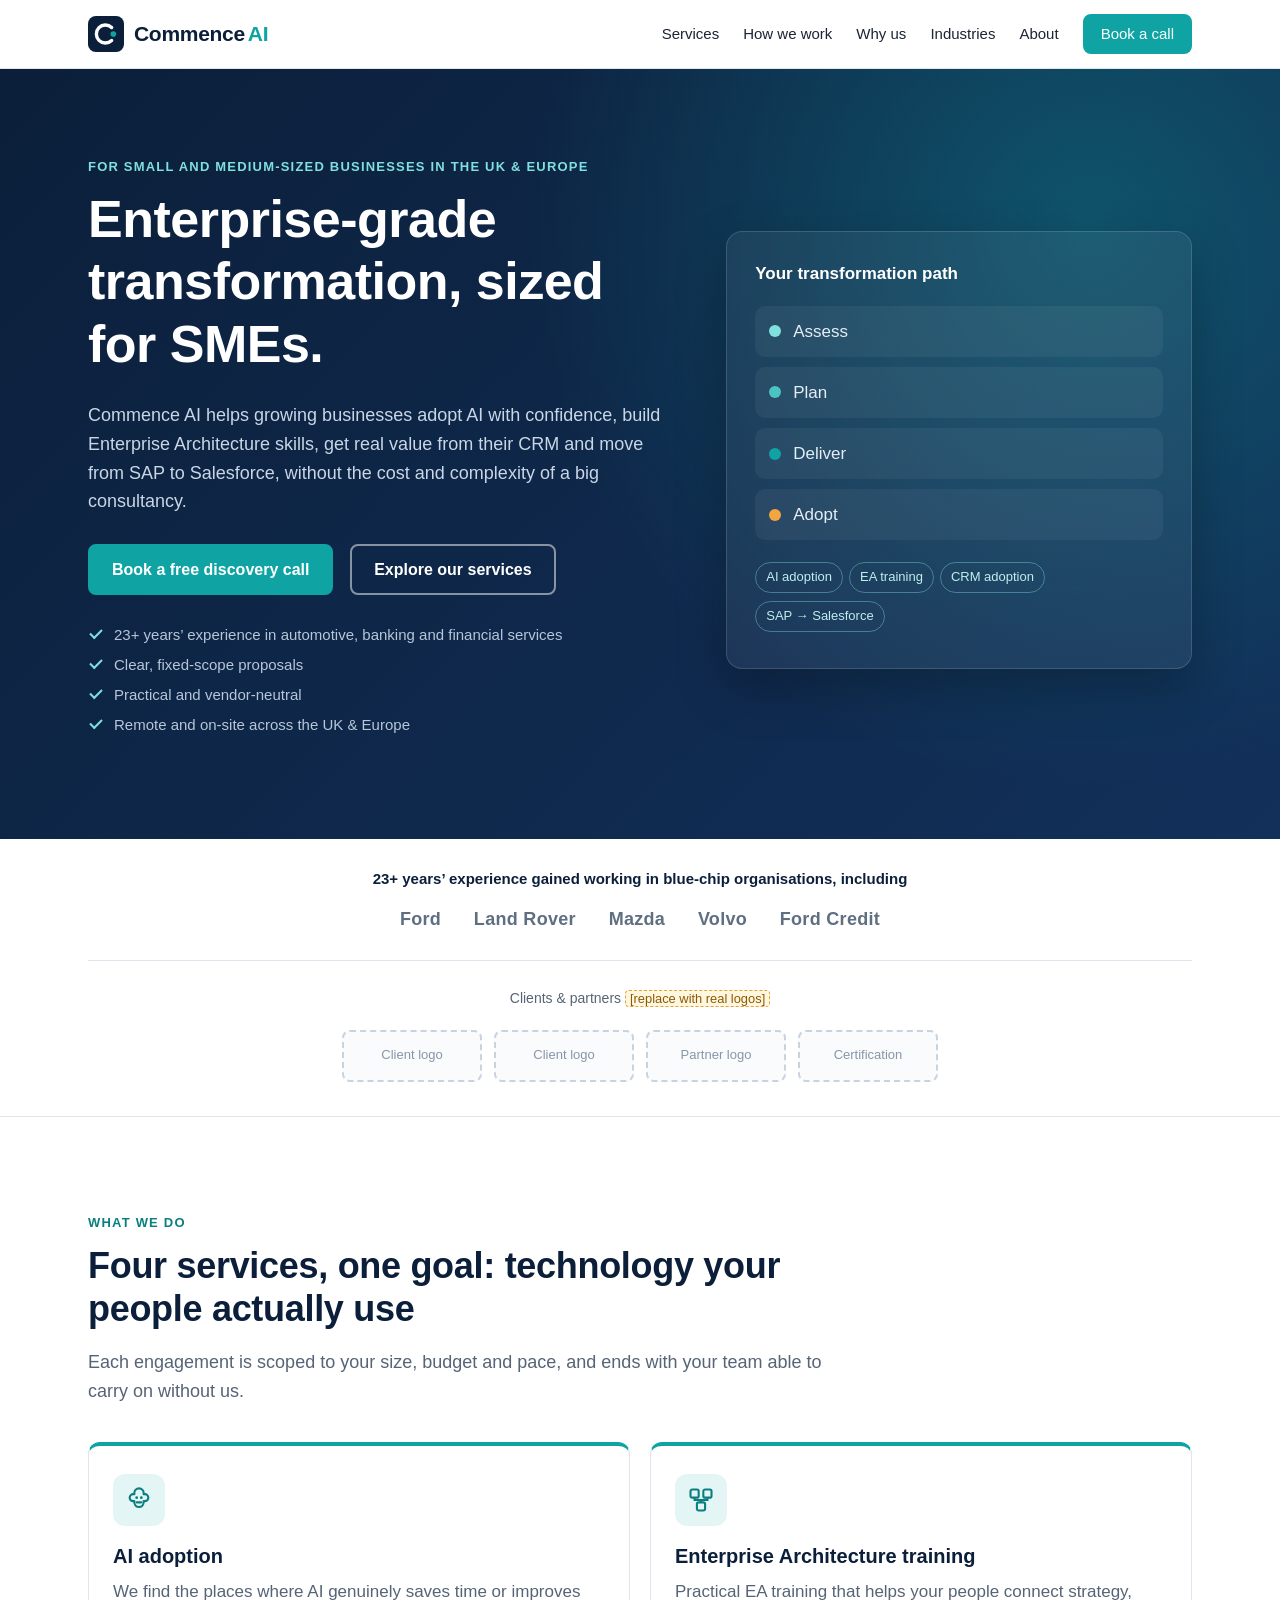
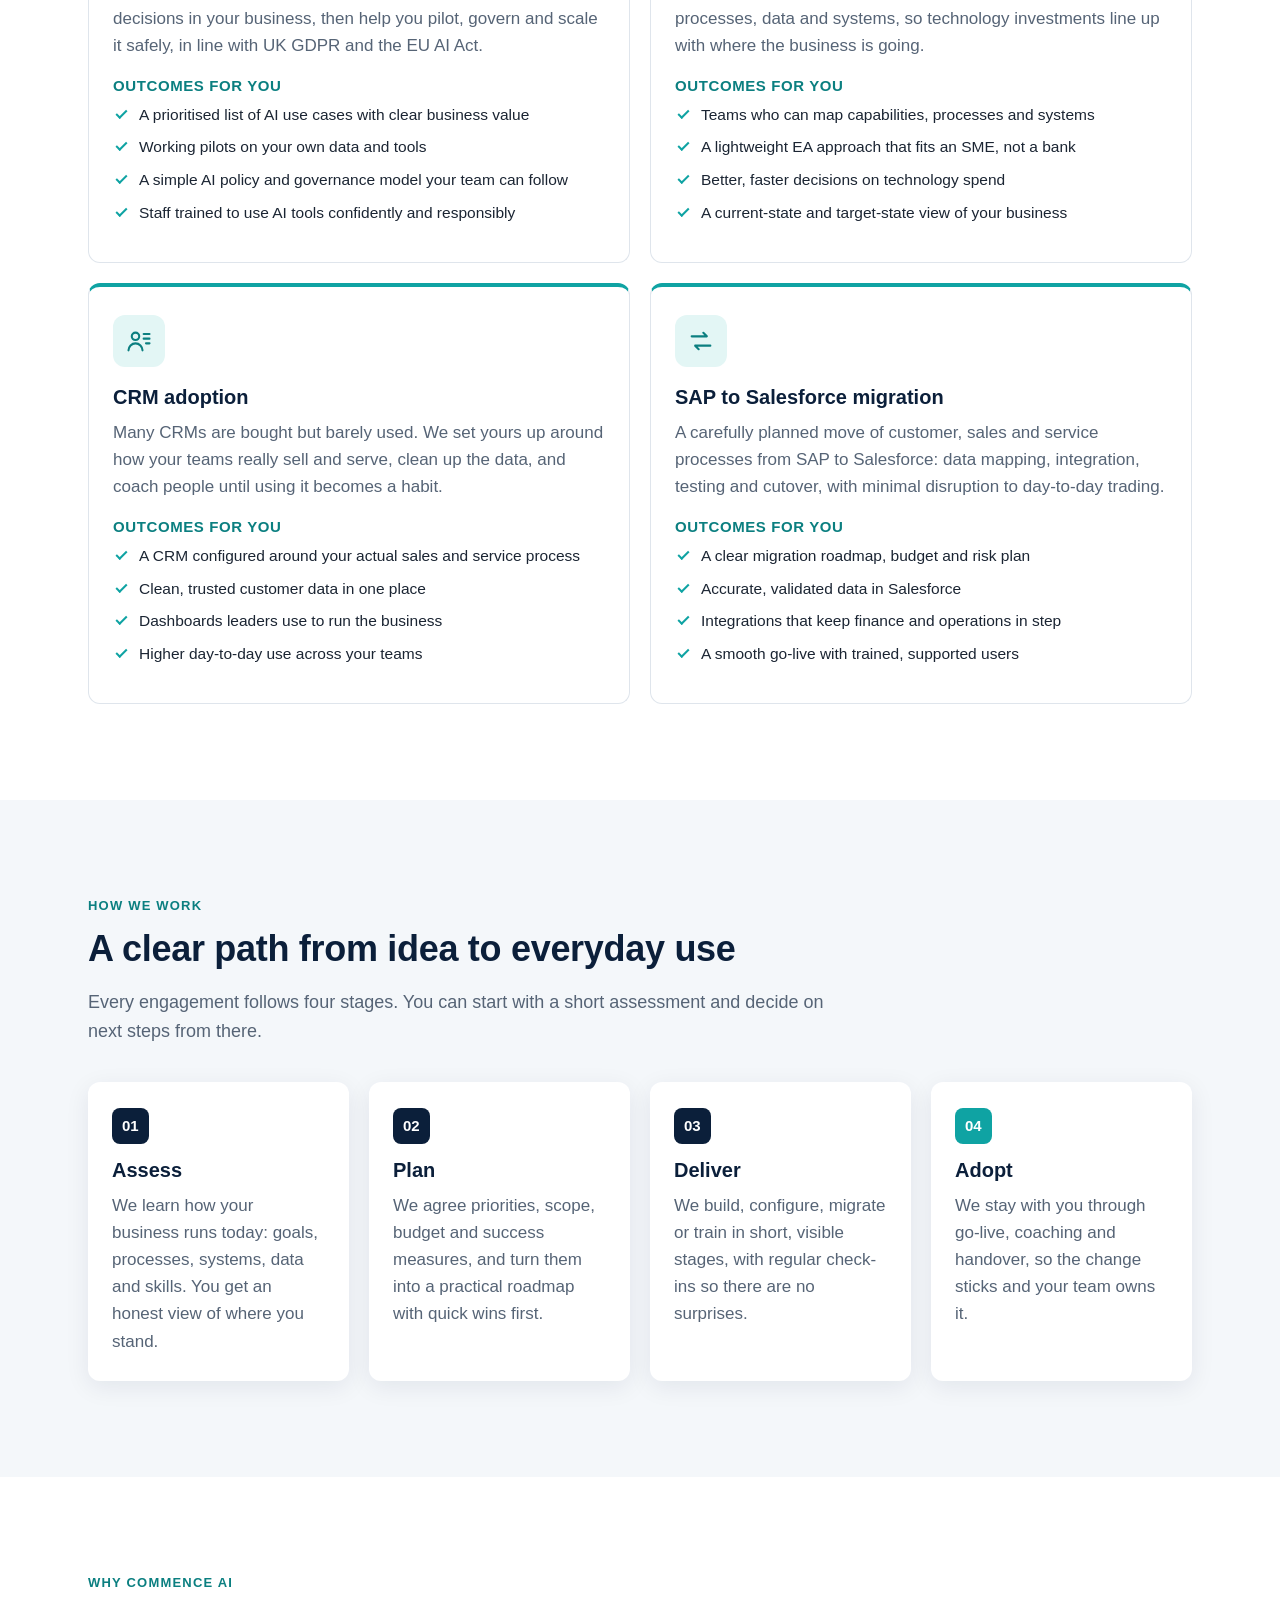
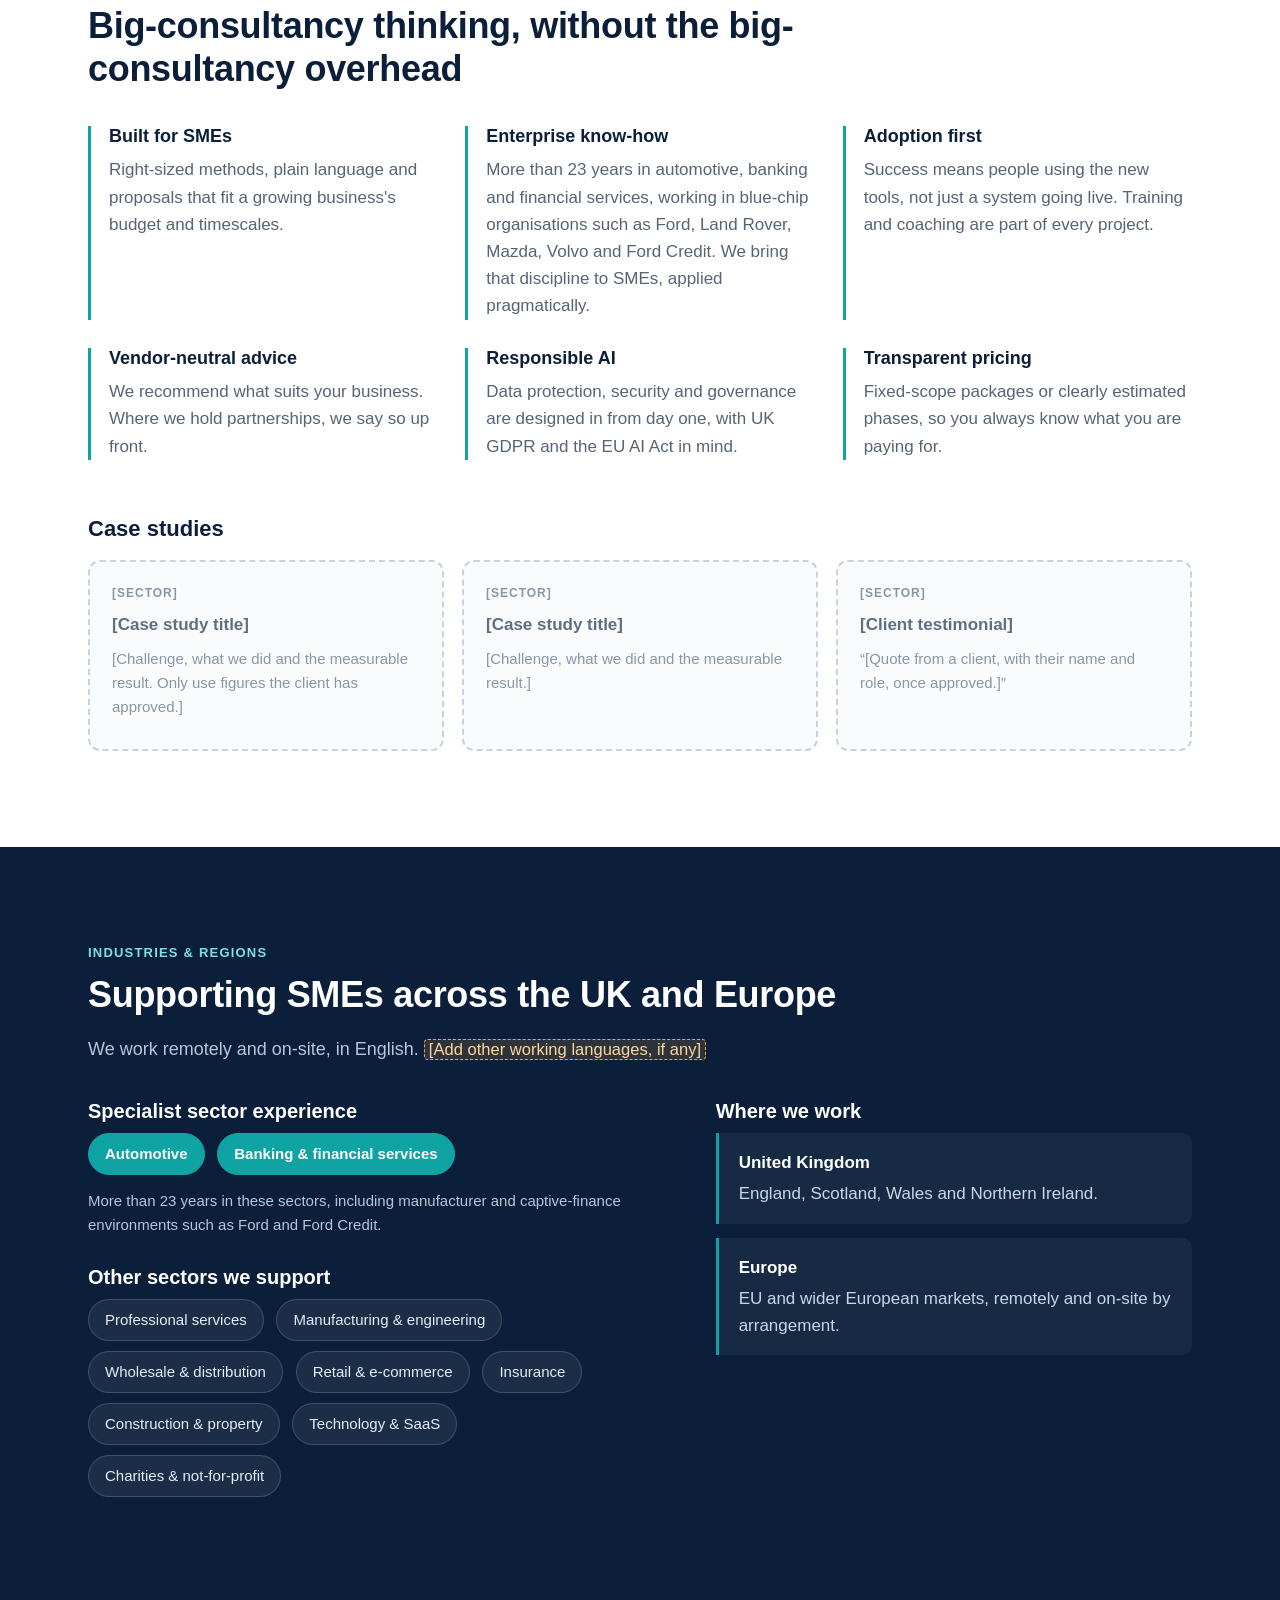
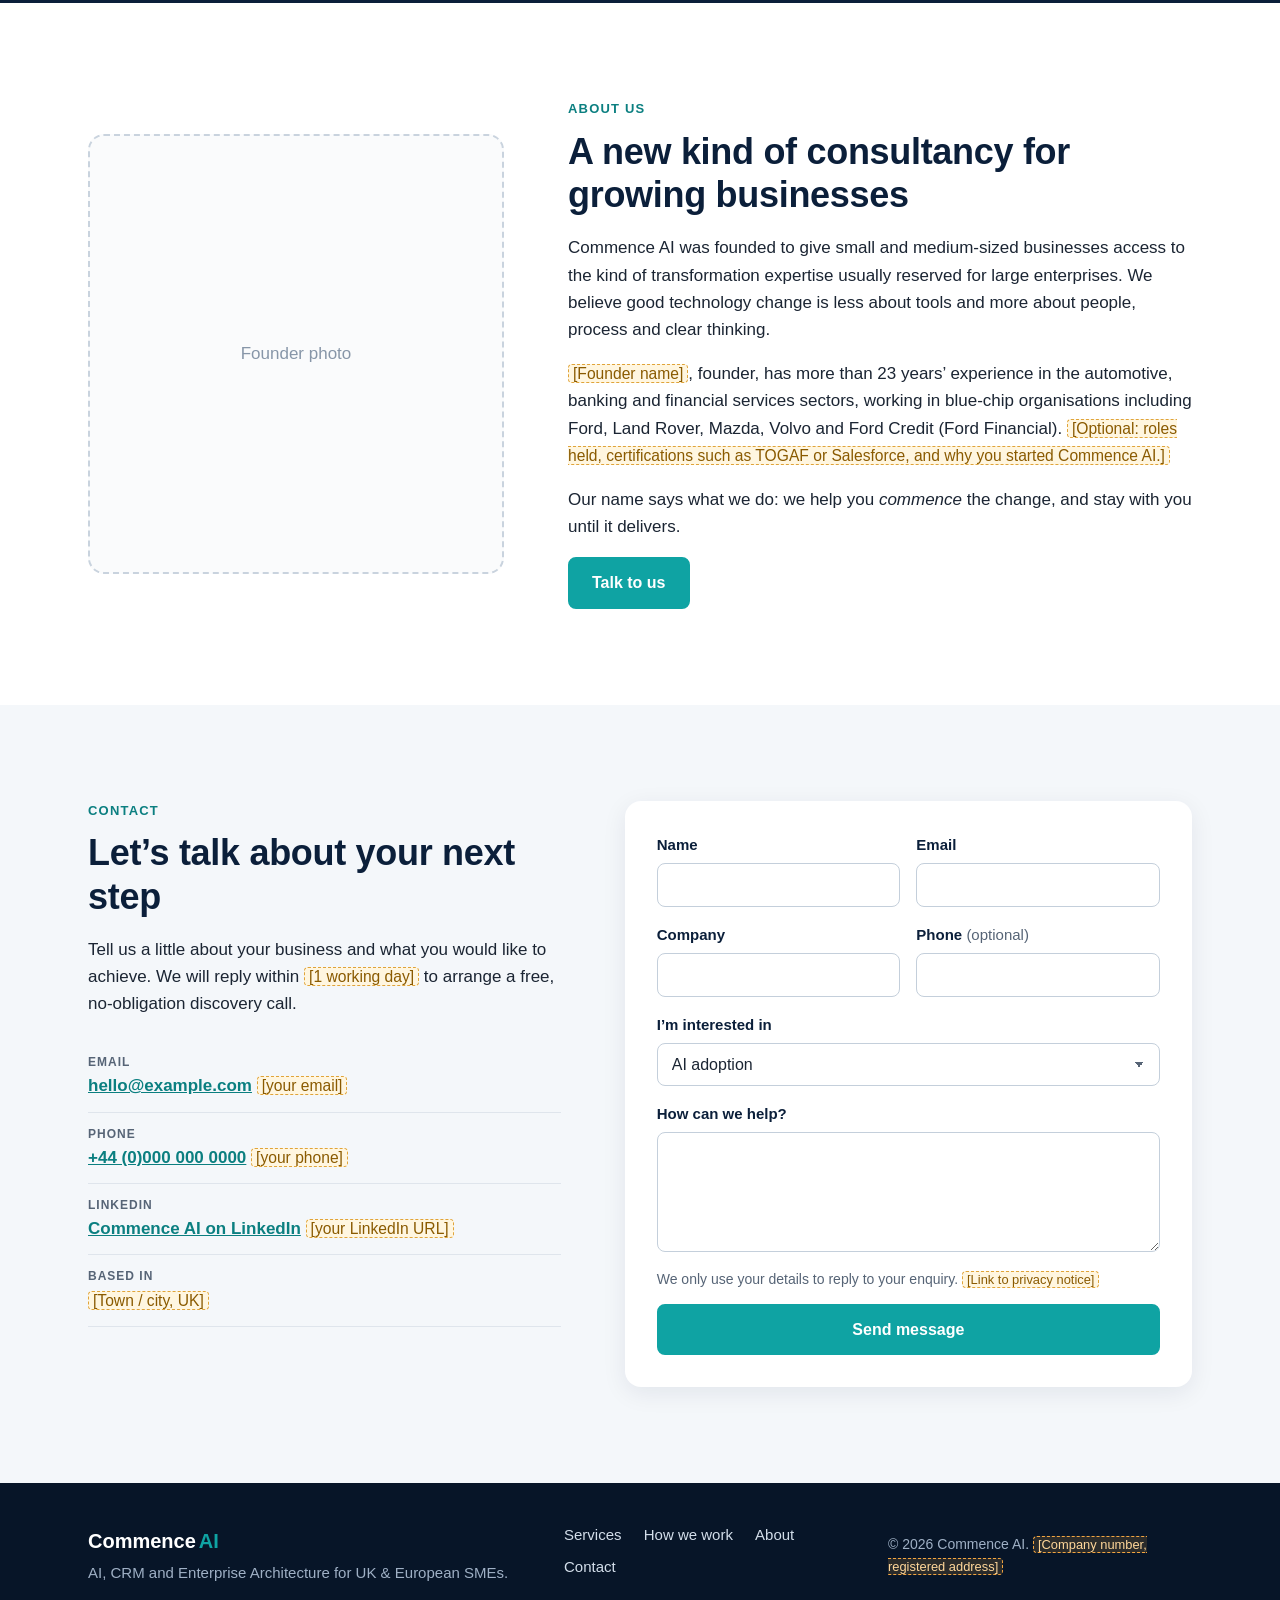
<file: index.html>
<!DOCTYPE html>
<html lang="en-GB">
<head>
  <meta charset="utf-8">
  <meta name="viewport" content="width=device-width, initial-scale=1">
  <title>Commence AI | AI, CRM and Enterprise Architecture for UK &amp; European SMEs</title>
  <meta name="description" content="Commence AI helps small and medium-sized businesses in the UK and Europe adopt AI, build Enterprise Architecture capability, get value from their CRM and move from SAP to Salesforce.">
  <meta name="theme-color" content="#0b1f3a">
  <meta property="og:title" content="Commence AI">
  <meta property="og:description" content="Practical AI, CRM and Enterprise Architecture for UK &amp; European SMEs.">
  <meta property="og:type" content="website">
  <link rel="icon" href="assets/favicon.svg" type="image/svg+xml">
  <link rel="stylesheet" href="styles.css">
  <!-- Adds a "js" class so the mobile menu can collapse. Without JS, the full menu simply shows. -->
  <script>document.documentElement.className += ' js';</script>
</head>
<body>
  <a class="skip-link" href="#main">Skip to content</a>

  <header class="site-header" id="top">
    <div class="container header-inner">
      <a class="brand" href="#top" aria-label="Commence AI home">
        <!-- PLACEHOLDER LOGO: replace assets/logo.svg with your real logo (keep the same file name, or update this path). -->
        <img src="assets/logo.svg" alt="" width="36" height="36">
        <span class="brand-name">Commence<span class="brand-ai">AI</span></span>
      </a>
      <button class="nav-toggle" type="button" aria-expanded="false" aria-controls="site-nav">
        <span class="nav-toggle-bar"></span>
        <span class="nav-toggle-bar"></span>
        <span class="nav-toggle-bar"></span>
        <span class="visually-hidden">Menu</span>
      </button>
      <nav class="site-nav" id="site-nav" aria-label="Main">
        <ul>
          <li><a href="#services">Services</a></li>
          <li><a href="#approach">How we work</a></li>
          <li><a href="#why">Why us</a></li>
          <li><a href="#industries">Industries</a></li>
          <li><a href="#about">About</a></li>
          <li><a class="btn btn-small" href="#contact">Book a call</a></li>
        </ul>
      </nav>
    </div>
  </header>

  <main id="main">

    <!-- ================= HERO ================= -->
    <section class="hero">
      <div class="container hero-inner">
        <div class="hero-copy">
          <p class="eyebrow">For small and medium-sized businesses in the UK &amp; Europe</p>
          <h1>Enterprise-grade transformation, sized for&nbsp;SMEs.</h1>
          <p class="lead">Commence AI helps growing businesses adopt AI with confidence, build Enterprise Architecture skills, get real value from their CRM and move from SAP to Salesforce, without the cost and complexity of a big consultancy.</p>
          <div class="hero-actions">
            <a class="btn" href="#contact">Book a free discovery call</a>
            <a class="btn btn-ghost" href="#services">Explore our services</a>
          </div>
          <ul class="hero-points">
            <li>23+ years&rsquo; experience in automotive, banking and financial services</li>
            <li>Clear, fixed-scope proposals</li>
            <li>Practical and vendor-neutral</li>
            <li>Remote and on-site across the UK &amp; Europe</li>
          </ul>
        </div>
        <div class="hero-panel" aria-hidden="true">
          <div class="panel-card">
            <p class="panel-title">Your transformation path</p>
            <ol class="panel-steps">
              <li><span class="dot dot-1"></span>Assess</li>
              <li><span class="dot dot-2"></span>Plan</li>
              <li><span class="dot dot-3"></span>Deliver</li>
              <li><span class="dot dot-4"></span>Adopt</li>
            </ol>
            <div class="panel-tags">
              <span>AI adoption</span><span>EA training</span><span>CRM adoption</span><span>SAP &rarr; Salesforce</span>
            </div>
          </div>
        </div>
      </div>
    </section>

    <!-- ================= TRUST STRIP (placeholder) ================= -->
    <section class="trust" aria-label="Experience, clients and partners">
      <div class="container">
        <!-- Experience: company names are shown as plain text (not logos) because they describe where
             our experience was gained, not current clients or endorsements. -->
        <div class="experience">
          <p class="experience-label">23+ years&rsquo; experience gained working in blue-chip organisations, including</p>
          <ul class="experience-list">
            <li>Ford</li>
            <li>Land Rover</li>
            <li>Mazda</li>
            <li>Volvo</li>
            <li>Ford Credit</li>
          </ul>
        </div>
        <p class="trust-label">Clients &amp; partners <span class="placeholder">[replace with real logos]</span></p>
        <!-- PLACEHOLDER: replace these boxes with real client or partner logos once you have permission to show them.
             Example: <img src="assets/clients/acme.svg" alt="Acme Ltd" height="32">  -->
        <ul class="logo-row">
          <li class="placeholder-box">Client logo</li>
          <li class="placeholder-box">Client logo</li>
          <li class="placeholder-box">Partner logo</li>
          <li class="placeholder-box">Certification</li>
        </ul>
      </div>
    </section>

    <!-- ================= SERVICES ================= -->
    <section class="section" id="services">
      <div class="container">
        <div class="section-head">
          <p class="eyebrow">What we do</p>
          <h2>Four services, one goal: technology your people actually use</h2>
          <p class="section-intro">Each engagement is scoped to your size, budget and pace, and ends with your team able to carry on without us.</p>
        </div>

        <div class="card-grid">
          <article class="service-card" id="ai-adoption">
            <div class="icon" aria-hidden="true">
              <svg viewBox="0 0 24 24" width="28" height="28"><path d="M12 2a4 4 0 0 1 4 4v1h1a3 3 0 0 1 0 6h-1v1a4 4 0 0 1-8 0v-1H7a3 3 0 0 1 0-6h1V6a4 4 0 0 1 4-4z" fill="none" stroke="currentColor" stroke-width="1.8" stroke-linejoin="round"/><circle cx="10" cy="10" r="1.2" fill="currentColor"/><circle cx="14" cy="10" r="1.2" fill="currentColor"/><path d="M10 14h4" stroke="currentColor" stroke-width="1.8" stroke-linecap="round"/></svg>
            </div>
            <h3>AI adoption</h3>
            <p>We find the places where AI genuinely saves time or improves decisions in your business, then help you pilot, govern and scale it safely, in line with UK GDPR and the EU AI Act.</p>
            <h4>Outcomes for you</h4>
            <ul class="outcomes">
              <li>A prioritised list of AI use cases with clear business value</li>
              <li>Working pilots on your own data and tools</li>
              <li>A simple AI policy and governance model your team can follow</li>
              <li>Staff trained to use AI tools confidently and responsibly</li>
            </ul>
          </article>

          <article class="service-card" id="ea-training">
            <div class="icon" aria-hidden="true">
              <svg viewBox="0 0 24 24" width="28" height="28"><rect x="3" y="3" width="7" height="7" rx="1.5" fill="none" stroke="currentColor" stroke-width="1.8"/><rect x="14" y="3" width="7" height="7" rx="1.5" fill="none" stroke="currentColor" stroke-width="1.8"/><rect x="8.5" y="14" width="7" height="7" rx="1.5" fill="none" stroke="currentColor" stroke-width="1.8"/><path d="M6.5 10v2h11v-2M12 12v2" fill="none" stroke="currentColor" stroke-width="1.8"/></svg>
            </div>
            <h3>Enterprise Architecture training</h3>
            <p>Practical EA training that helps your people connect strategy, processes, data and systems, so technology investments line up with where the business is going.</p>
            <h4>Outcomes for you</h4>
            <ul class="outcomes">
              <li>Teams who can map capabilities, processes and systems</li>
              <li>A lightweight EA approach that fits an SME, not a bank</li>
              <li>Better, faster decisions on technology spend</li>
              <li>A current-state and target-state view of your business</li>
            </ul>
          </article>

          <article class="service-card" id="crm-adoption">
            <div class="icon" aria-hidden="true">
              <svg viewBox="0 0 24 24" width="28" height="28"><circle cx="9" cy="8" r="3.2" fill="none" stroke="currentColor" stroke-width="1.8"/><path d="M3 20c0-3.3 2.7-6 6-6s6 2.7 6 6" fill="none" stroke="currentColor" stroke-width="1.8" stroke-linecap="round"/><path d="M16 6h5M16 10h5M18 14h3" stroke="currentColor" stroke-width="1.8" stroke-linecap="round"/></svg>
            </div>
            <h3>CRM adoption</h3>
            <p>Many CRMs are bought but barely used. We set yours up around how your teams really sell and serve, clean up the data, and coach people until using it becomes a habit.</p>
            <h4>Outcomes for you</h4>
            <ul class="outcomes">
              <li>A CRM configured around your actual sales and service process</li>
              <li>Clean, trusted customer data in one place</li>
              <li>Dashboards leaders use to run the business</li>
              <li>Higher day-to-day use across your teams</li>
            </ul>
          </article>

          <article class="service-card" id="sap-salesforce">
            <div class="icon" aria-hidden="true">
              <svg viewBox="0 0 24 24" width="28" height="28"><path d="M4 8h13l-3-3M20 16H7l3 3" fill="none" stroke="currentColor" stroke-width="1.8" stroke-linecap="round" stroke-linejoin="round"/></svg>
            </div>
            <h3>SAP to Salesforce migration</h3>
            <p>A carefully planned move of customer, sales and service processes from SAP to Salesforce: data mapping, integration, testing and cutover, with minimal disruption to day-to-day trading.</p>
            <h4>Outcomes for you</h4>
            <ul class="outcomes">
              <li>A clear migration roadmap, budget and risk plan</li>
              <li>Accurate, validated data in Salesforce</li>
              <li>Integrations that keep finance and operations in step</li>
              <li>A smooth go-live with trained, supported users</li>
            </ul>
          </article>
        </div>
      </div>
    </section>

    <!-- ================= HOW WE WORK ================= -->
    <section class="section section-alt" id="approach">
      <div class="container">
        <div class="section-head">
          <p class="eyebrow">How we work</p>
          <h2>A clear path from idea to everyday use</h2>
          <p class="section-intro">Every engagement follows four stages. You can start with a short assessment and decide on next steps from there.</p>
        </div>
        <ol class="steps">
          <li class="step">
            <span class="step-num">01</span>
            <h3>Assess</h3>
            <p>We learn how your business runs today: goals, processes, systems, data and skills. You get an honest view of where you stand.</p>
          </li>
          <li class="step">
            <span class="step-num">02</span>
            <h3>Plan</h3>
            <p>We agree priorities, scope, budget and success measures, and turn them into a practical roadmap with quick wins first.</p>
          </li>
          <li class="step">
            <span class="step-num">03</span>
            <h3>Deliver</h3>
            <p>We build, configure, migrate or train in short, visible stages, with regular check-ins so there are no surprises.</p>
          </li>
          <li class="step">
            <span class="step-num">04</span>
            <h3>Adopt</h3>
            <p>We stay with you through go-live, coaching and handover, so the change sticks and your team owns it.</p>
          </li>
        </ol>
      </div>
    </section>

    <!-- ================= WHY CHOOSE US ================= -->
    <section class="section" id="why">
      <div class="container">
        <div class="section-head">
          <p class="eyebrow">Why Commence AI</p>
          <h2>Big-consultancy thinking, without the big-consultancy overhead</h2>
        </div>
        <div class="why-grid">
          <div class="why-item">
            <h3>Built for SMEs</h3>
            <p>Right-sized methods, plain language and proposals that fit a growing business's budget and timescales.</p>
          </div>
          <div class="why-item">
            <h3>Enterprise know-how</h3>
            <p>More than 23 years in automotive, banking and financial services, working in blue-chip organisations such as Ford, Land Rover, Mazda, Volvo and Ford Credit. We bring that discipline to SMEs, applied pragmatically.</p>
          </div>
          <div class="why-item">
            <h3>Adoption first</h3>
            <p>Success means people using the new tools, not just a system going live. Training and coaching are part of every project.</p>
          </div>
          <div class="why-item">
            <h3>Vendor-neutral advice</h3>
            <p>We recommend what suits your business. Where we hold partnerships, we say so up front.</p>
          </div>
          <div class="why-item">
            <h3>Responsible AI</h3>
            <p>Data protection, security and governance are designed in from day one, with UK GDPR and the EU AI Act in mind.</p>
          </div>
          <div class="why-item">
            <h3>Transparent pricing</h3>
            <p>Fixed-scope packages or clearly estimated phases, so you always know what you are paying for.</p>
          </div>
        </div>

        <!-- PLACEHOLDER: case studies. Replace with real, approved examples (client name or anonymised sector, challenge, result). -->
        <div class="case-studies">
          <h3 class="case-title">Case studies</h3>
          <div class="case-grid">
            <div class="case-card placeholder-card">
              <p class="case-tag">[Sector]</p>
              <p class="case-head">[Case study title]</p>
              <p>[Challenge, what we did and the measurable result. Only use figures the client has approved.]</p>
            </div>
            <div class="case-card placeholder-card">
              <p class="case-tag">[Sector]</p>
              <p class="case-head">[Case study title]</p>
              <p>[Challenge, what we did and the measurable result.]</p>
            </div>
            <div class="case-card placeholder-card">
              <p class="case-tag">[Sector]</p>
              <p class="case-head">[Client testimonial]</p>
              <p>&ldquo;[Quote from a client, with their name and role, once approved.]&rdquo;</p>
            </div>
          </div>
        </div>
      </div>
    </section>

    <!-- ================= INDUSTRIES & REGIONS ================= -->
    <section class="section section-dark" id="industries">
      <div class="container">
        <div class="section-head">
          <p class="eyebrow eyebrow-light">Industries &amp; regions</p>
          <h2>Supporting SMEs across the UK and Europe</h2>
          <p class="section-intro">We work remotely and on-site, in English. <span class="placeholder placeholder-dark">[Add other working languages, if any]</span></p>
        </div>
        <div class="split">
          <div>
            <h3>Specialist sector experience</h3>
            <ul class="chip-list chip-list-featured">
              <li>Automotive</li>
              <li>Banking &amp; financial services</li>
            </ul>
            <p class="sector-note">More than 23 years in these sectors, including manufacturer and captive-finance environments such as Ford and Ford Credit.</p>
            <h3>Other sectors we support</h3>
            <!-- EDIT: adjust this list to the sectors you want to target. -->
            <ul class="chip-list">
              <li>Professional services</li>
              <li>Manufacturing &amp; engineering</li>
              <li>Wholesale &amp; distribution</li>
              <li>Retail &amp; e-commerce</li>
              <li>Insurance</li>
              <li>Construction &amp; property</li>
              <li>Technology &amp; SaaS</li>
              <li>Charities &amp; not-for-profit</li>
            </ul>
          </div>
          <div>
            <h3>Where we work</h3>
            <div class="region-list">
              <div class="region">
                <p class="region-name">United Kingdom</p>
                <p>England, Scotland, Wales and Northern Ireland.</p>
              </div>
              <div class="region">
                <p class="region-name">Europe</p>
                <p>EU and wider European markets, remotely and on-site by arrangement.</p>
              </div>
            </div>
          </div>
        </div>
      </div>
    </section>

    <!-- ================= ABOUT ================= -->
    <section class="section" id="about">
      <div class="container about">
        <div class="about-photo">
          <!-- PLACEHOLDER: replace with a professional headshot, e.g. <img src="assets/founder.jpg" alt="[Founder name], founder of Commence AI" width="480" height="560"> -->
          <div class="placeholder-photo"><span>Founder photo</span></div>
        </div>
        <div class="about-copy">
          <p class="eyebrow">About us</p>
          <h2>A new kind of consultancy for growing businesses</h2>
          <p>Commence AI was founded to give small and medium-sized businesses access to the kind of transformation expertise usually reserved for large enterprises. We believe good technology change is less about tools and more about people, process and clear thinking.</p>
          <p><span class="placeholder">[Founder name]</span>, founder, has more than 23 years&rsquo; experience in the automotive, banking and financial services sectors, working in blue-chip organisations including Ford, Land Rover, Mazda, Volvo and Ford Credit (Ford Financial). <span class="placeholder">[Optional: roles held, certifications such as TOGAF or Salesforce, and why you started Commence AI.]</span></p>
          <p>Our name says what we do: we help you <em>commence</em> the change, and stay with you until it delivers.</p>
          <a class="btn" href="#contact">Talk to us</a>
        </div>
      </div>
    </section>

    <!-- ================= CONTACT ================= -->
    <section class="section section-alt" id="contact">
      <div class="container contact">
        <div class="contact-info">
          <p class="eyebrow">Contact</p>
          <h2>Let&rsquo;s talk about your next step</h2>
          <p>Tell us a little about your business and what you would like to achieve. We will reply within <span class="placeholder">[1 working day]</span> to arrange a free, no-obligation discovery call.</p>
          <ul class="contact-list">
            <li>
              <span class="contact-label">Email</span>
              <!-- PLACEHOLDER: replace both the href and the text -->
              <a href="mailto:hello@example.com">hello@example.com</a> <span class="placeholder">[your email]</span>
            </li>
            <li>
              <span class="contact-label">Phone</span>
              <!-- PLACEHOLDER: use international format in the href, e.g. tel:+441234567890 -->
              <a href="tel:+440000000000">+44 (0)000 000 0000</a> <span class="placeholder">[your phone]</span>
            </li>
            <li>
              <span class="contact-label">LinkedIn</span>
              <!-- PLACEHOLDER: replace with your LinkedIn company page URL -->
              <a href="https://www.linkedin.com/" rel="noopener" target="_blank">Commence AI on LinkedIn</a> <span class="placeholder">[your LinkedIn URL]</span>
            </li>
            <li>
              <span class="contact-label">Based in</span>
              <span class="placeholder">[Town / city, UK]</span>
            </li>
          </ul>
        </div>

        <!-- Netlify Forms: works automatically on Netlify. Submissions appear in your Netlify dashboard under Forms. -->
        <form class="contact-form" name="contact" method="POST" action="/thanks.html" data-netlify="true" netlify-honeypot="bot-field">
          <input type="hidden" name="form-name" value="contact">
          <p class="visually-hidden">
            <label>Leave this field empty: <input name="bot-field" tabindex="-1" autocomplete="off"></label>
          </p>
          <div class="field-row">
            <div class="field">
              <label for="f-name">Name</label>
              <input id="f-name" name="name" type="text" autocomplete="name" required>
            </div>
            <div class="field">
              <label for="f-email">Email</label>
              <input id="f-email" name="email" type="email" autocomplete="email" required>
            </div>
          </div>
          <div class="field-row">
            <div class="field">
              <label for="f-company">Company</label>
              <input id="f-company" name="company" type="text" autocomplete="organization">
            </div>
            <div class="field">
              <label for="f-phone">Phone <span class="optional">(optional)</span></label>
              <input id="f-phone" name="phone" type="tel" autocomplete="tel">
            </div>
          </div>
          <div class="field">
            <label for="f-interest">I&rsquo;m interested in</label>
            <select id="f-interest" name="interest">
              <option>AI adoption</option>
              <option>Enterprise Architecture training</option>
              <option>CRM adoption</option>
              <option>SAP to Salesforce migration</option>
              <option>Not sure yet</option>
            </select>
          </div>
          <div class="field">
            <label for="f-message">How can we help?</label>
            <textarea id="f-message" name="message" rows="5" required></textarea>
          </div>
          <p class="form-note">We only use your details to reply to your enquiry. <span class="placeholder">[Link to privacy notice]</span></p>
          <button class="btn btn-block" type="submit">Send message</button>
        </form>
      </div>
    </section>

  </main>

  <footer class="site-footer">
    <div class="container footer-inner">
      <div>
        <p class="footer-brand">Commence<span class="brand-ai">AI</span></p>
        <p class="footer-tag">AI, CRM and Enterprise Architecture for UK &amp; European SMEs.</p>
      </div>
      <ul class="footer-links">
        <li><a href="#services">Services</a></li>
        <li><a href="#approach">How we work</a></li>
        <li><a href="#about">About</a></li>
        <li><a href="#contact">Contact</a></li>
      </ul>
      <div class="footer-legal">
        <!-- PLACEHOLDER: add your registered company details when incorporated -->
        <p>&copy; <span id="year">2026</span> Commence AI. <span class="placeholder placeholder-dark">[Company number, registered address]</span></p>
      </div>
    </div>
  </footer>

  <script src="main.js" defer></script>
</body>
</html>
</file>
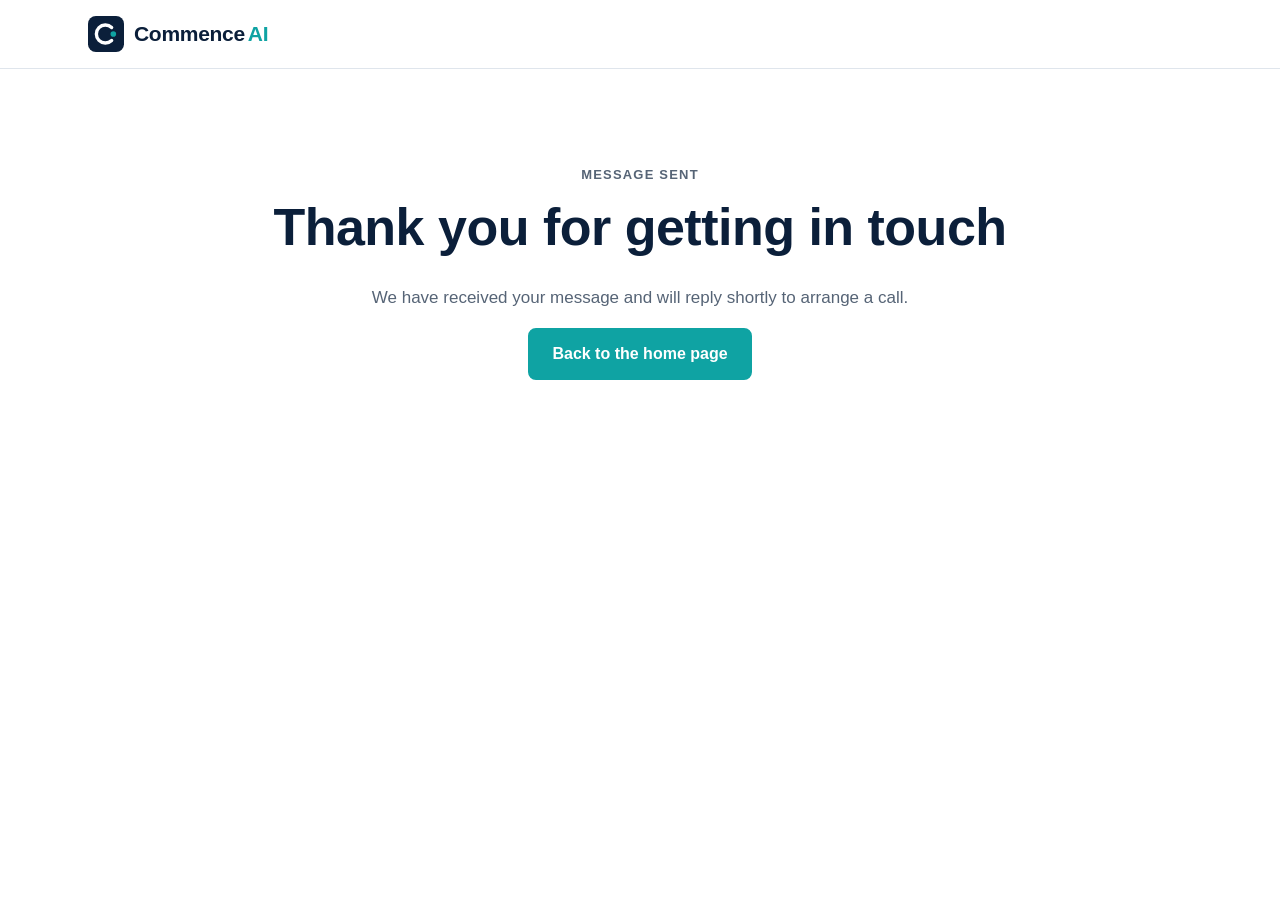
<file: thanks.html>
<!DOCTYPE html>
<html lang="en-GB">
<head>
  <meta charset="utf-8">
  <meta name="viewport" content="width=device-width, initial-scale=1">
  <title>Thank you | Commence AI</title>
  <meta name="robots" content="noindex">
  <link rel="icon" href="assets/favicon.svg" type="image/svg+xml">
  <link rel="stylesheet" href="styles.css">
</head>
<body>
  <header class="site-header">
    <div class="container header-inner">
      <a class="brand" href="/" aria-label="Commence AI home">
        <img src="assets/logo.svg" alt="" width="36" height="36">
        <span class="brand-name">Commence<span class="brand-ai">AI</span></span>
      </a>
    </div>
  </header>
  <main class="thanks">
    <div class="container">
      <p class="eyebrow">Message sent</p>
      <h1>Thank you for getting in touch</h1>
      <p>We have received your message and will reply shortly to arrange a call.</p>
      <p><a class="btn" href="/">Back to the home page</a></p>
    </div>
  </main>
</body>
</html>
</file>
<file: styles.css>
/* =========================================================
   Commence AI - styles
   Compatibility notes (keep when editing):
   - Targets Chrome/Android 61+, iOS Safari 12+, Edge.
   - No flexbox `gap` (needs Chrome 84): use margins instead.
   - No `inset`, `aspect-ratio`, `clamp()`, `:focus-visible`, `:is()`.
   - Hover effects live inside @media (hover: hover) only.
   ========================================================= */

/* ---------- Design tokens: change brand colours here ---------- */
:root {
  --navy: #0b1f3a;
  --navy-2: #12305a;
  --ink: #1b2533;
  --muted: #566476;
  --line: #dfe5ec;
  --bg: #ffffff;
  --bg-alt: #f4f7fa;
  --accent: #0fa3a3;       /* teal */
  --accent-dark: #0b7f80;
  --accent-soft: #e3f6f5;
  --warm: #f2a541;         /* small highlight colour */
  --radius: 12px;
  --shadow: 0 6px 24px rgba(11, 31, 58, 0.08);
  --font: -apple-system, BlinkMacSystemFont, "Segoe UI", Roboto, "Helvetica Neue", Arial, sans-serif;
}

/* ---------- Base ---------- */
*, *::before, *::after { box-sizing: border-box; }

html {
  -webkit-text-size-adjust: 100%;
  scroll-behavior: smooth;
}

body {
  margin: 0;
  font-family: var(--font);
  font-size: 17px;
  line-height: 1.6;
  color: var(--ink);
  background: var(--bg);
}

img { max-width: 100%; height: auto; border: 0; }

h1, h2, h3, h4 { color: var(--navy); line-height: 1.2; margin: 0 0 0.5em; }
h1 { font-size: 36px; letter-spacing: -0.5px; }
h2 { font-size: 28px; letter-spacing: -0.3px; }
h3 { font-size: 20px; }
h4 { font-size: 15px; text-transform: uppercase; letter-spacing: 0.6px; color: var(--accent-dark); margin-top: 1.2em; }
p { margin: 0 0 1em; }

a { color: var(--accent-dark); }
a:focus, button:focus, input:focus, select:focus, textarea:focus {
  outline: 3px solid var(--warm);
  outline-offset: 2px;
}
/* Newer browsers: hide the ring after a tap/click but keep it for keyboard users.
   Older browsers skip this block and simply always show the ring. */
@supports selector(:focus-visible) {
  a:focus:not(:focus-visible), button:focus:not(:focus-visible) { outline: none; }
}

.container {
  width: 100%;
  max-width: 1160px;
  margin: 0 auto;
  padding: 0 20px;
}

.visually-hidden {
  position: absolute !important;
  width: 1px; height: 1px;
  overflow: hidden;
  clip: rect(0 0 0 0);
  white-space: nowrap;
  border: 0; padding: 0; margin: -1px;
}

.skip-link {
  position: absolute;
  left: 12px; top: -60px;
  background: var(--navy);
  color: #fff;
  padding: 10px 16px;
  border-radius: 6px;
  z-index: 100;
}
.skip-link:focus { top: 12px; }

/* ---------- Placeholders: easy to spot, delete the class once replaced ---------- */
.placeholder {
  display: inline;
  background: #fff6e0;
  color: #8a5a00;
  border: 1px dashed #e0a43a;
  border-radius: 4px;
  padding: 0 4px;
  font-size: 0.92em;
}
.placeholder-dark { background: rgba(242, 165, 65, 0.15); color: #ffd79a; border-color: #f2a541; }

.placeholder-box,
.placeholder-card,
.placeholder-photo {
  border: 2px dashed #c9d3de;
  background: #fafbfc;
  color: #8796a8;
}

/* ---------- Buttons ---------- */
.btn {
  display: inline-block;
  background: var(--accent);
  color: #fff;
  text-decoration: none;
  font-weight: 600;
  font-size: 16px;
  line-height: 1.2;
  padding: 14px 22px;
  border-radius: 8px;
  border: 2px solid var(--accent);
  cursor: pointer;
  font-family: inherit;
  -webkit-transition: background-color .2s, border-color .2s, color .2s;
  transition: background-color .2s, border-color .2s, color .2s;
}
.btn-ghost { background: transparent; color: #fff; border-color: rgba(255,255,255,0.5); }
.btn-small { padding: 9px 16px; font-size: 15px; }
.btn-block { display: block; width: 100%; }

/* ---------- Header ---------- */
.site-header {
  position: -webkit-sticky;
  position: sticky;
  top: 0;
  z-index: 50;
  background: rgba(255, 255, 255, 0.97);
  border-bottom: 1px solid var(--line);
}
.header-inner {
  display: -webkit-box; display: -webkit-flex; display: flex;
  -webkit-box-align: center; -webkit-align-items: center; align-items: center;
  -webkit-box-pack: justify; -webkit-justify-content: space-between; justify-content: space-between;
  -webkit-flex-wrap: wrap; flex-wrap: wrap;
  min-height: 68px;
}
.brand {
  display: -webkit-box; display: -webkit-flex; display: flex;
  -webkit-box-align: center; -webkit-align-items: center; align-items: center;
  text-decoration: none;
  color: var(--navy);
}
.brand img { margin-right: 10px; display: block; }
.brand-name { font-size: 21px; font-weight: 700; letter-spacing: -0.3px; }
.brand-ai { color: var(--accent); margin-left: 3px; }

.site-nav ul {
  list-style: none;
  margin: 0; padding: 0;
  display: -webkit-box; display: -webkit-flex; display: flex;
  -webkit-flex-wrap: wrap; flex-wrap: wrap;
  -webkit-box-align: center; -webkit-align-items: center; align-items: center;
}
.site-nav li { margin-left: 24px; }
.site-nav a { color: var(--ink); text-decoration: none; font-weight: 500; font-size: 15px; }
.site-nav a.btn { color: #fff; }

.nav-toggle {
  display: none;
  background: none;
  border: 0;
  padding: 10px;
  margin-right: -10px;
  cursor: pointer;
}
.nav-toggle-bar {
  display: block;
  width: 24px; height: 2px;
  background: var(--navy);
  margin: 5px 0;
  -webkit-transition: -webkit-transform .2s, opacity .2s;
  transition: transform .2s, opacity .2s;
}
.nav-open .nav-toggle-bar:nth-child(1) { -webkit-transform: translateY(7px) rotate(45deg); transform: translateY(7px) rotate(45deg); }
.nav-open .nav-toggle-bar:nth-child(2) { opacity: 0; }
.nav-open .nav-toggle-bar:nth-child(3) { -webkit-transform: translateY(-7px) rotate(-45deg); transform: translateY(-7px) rotate(-45deg); }

/* Mobile nav */
@media (max-width: 899px) {
  /* Without JavaScript: links wrap in a row under the logo */
  .site-nav { width: 100%; padding-bottom: 10px; }
  .site-nav li { margin: 4px 16px 4px 0; }

  /* With JavaScript: collapsible menu */
  .js .nav-toggle { display: block; }
  .js .site-nav { display: none; padding-bottom: 16px; }
  .js .nav-open .site-nav { display: block; }
  .js .site-nav ul { display: block; }
  .js .site-nav li { margin: 0; border-top: 1px solid var(--line); }
  .js .site-nav li:last-child { border-top: 0; padding-top: 12px; }
  .js .site-nav a { display: block; padding: 12px 0; font-size: 17px; }
  .js .site-nav a.btn { text-align: center; padding: 14px; }
}

/* ---------- Hero ---------- */
.hero {
  background-color: var(--navy);
  background-image:
    radial-gradient(circle at 85% 20%, rgba(15, 163, 163, 0.35), rgba(15, 163, 163, 0) 45%),
    linear-gradient(135deg, #0b1f3a 0%, #12305a 100%);
  color: #dce6f2;
  padding: 56px 0 64px;
  overflow: hidden;
}
.hero h1 { color: #fff; }
.hero .eyebrow { color: #7fe0de; }
.lead { font-size: 18px; color: #c9d6e6; max-width: 640px; }
.hero-actions { margin: 28px 0 8px; }
.hero-actions .btn { margin: 0 12px 12px 0; }
.hero-points {
  list-style: none;
  padding: 0;
  margin: 16px 0 0;
  font-size: 15px;
  color: #b7c6d9;
}
.hero-points li { position: relative; padding-left: 26px; margin-bottom: 6px; }
.hero-points li::before {
  content: "";
  position: absolute;
  left: 2px; top: 6px;
  width: 12px; height: 7px;
  border-left: 2px solid #7fe0de;
  border-bottom: 2px solid #7fe0de;
  -webkit-transform: rotate(-45deg);
  transform: rotate(-45deg);
}

.hero-panel { display: none; }
.panel-card {
  background: rgba(255, 255, 255, 0.06);
  border: 1px solid rgba(255, 255, 255, 0.14);
  border-radius: 16px;
  padding: 28px;
  box-shadow: 0 20px 50px rgba(0, 0, 0, 0.25);
}
.panel-title { color: #fff; font-weight: 600; margin-bottom: 18px; }
.panel-steps { list-style: none; margin: 0 0 22px; padding: 0; }
.panel-steps li {
  display: -webkit-box; display: -webkit-flex; display: flex;
  -webkit-box-align: center; -webkit-align-items: center; align-items: center;
  color: #e5edf6;
  font-weight: 500;
  padding: 12px 14px;
  margin-bottom: 10px;
  background: rgba(255, 255, 255, 0.05);
  border-radius: 10px;
}
.dot { width: 12px; height: 12px; border-radius: 50%; margin-right: 12px; display: inline-block; }
.dot-1 { background: #7fe0de; }
.dot-2 { background: #4cc3c3; }
.dot-3 { background: #0fa3a3; }
.dot-4 { background: var(--warm); }
.panel-tags span {
  display: inline-block;
  font-size: 13px;
  color: #bfeeed;
  border: 1px solid rgba(127, 224, 222, 0.4);
  border-radius: 999px;
  padding: 4px 10px;
  margin: 0 6px 8px 0;
}

/* ---------- Trust strip ---------- */
.trust { padding: 28px 0; border-bottom: 1px solid var(--line); }
.experience { text-align: center; margin-bottom: 26px; padding-bottom: 22px; border-bottom: 1px solid var(--line); }
.experience-label { font-size: 15px; font-weight: 600; color: var(--navy); margin-bottom: 10px; }
.experience-list { list-style: none; margin: 0; padding: 0; }
.experience-list li {
  display: inline-block;
  font-size: 18px;
  font-weight: 700;
  letter-spacing: 0.3px;
  color: #5f6f82;
  margin: 4px 14px;
}
.trust-label { text-align: center; font-size: 14px; color: var(--muted); margin-bottom: 14px; }
.logo-row {
  list-style: none; margin: 0; padding: 0;
  display: -webkit-box; display: -webkit-flex; display: flex;
  -webkit-flex-wrap: wrap; flex-wrap: wrap;
  -webkit-box-pack: center; -webkit-justify-content: center; justify-content: center;
}
.logo-row li {
  width: 140px; height: 52px;
  margin: 6px;
  border-radius: 8px;
  font-size: 13px;
  display: -webkit-box; display: -webkit-flex; display: flex;
  -webkit-box-align: center; -webkit-align-items: center; align-items: center;
  -webkit-box-pack: center; -webkit-justify-content: center; justify-content: center;
}

/* ---------- Sections ---------- */
.section { padding: 64px 0; }
/* Stops the sticky header covering headings when jumping to a section (older browsers just ignore it) */
section[id] { scroll-margin-top: 72px; }
.section-alt { background: var(--bg-alt); }
.section-head { max-width: 760px; margin-bottom: 36px; }
.section-intro { color: var(--muted); font-size: 18px; }
.eyebrow {
  font-size: 13px;
  font-weight: 700;
  letter-spacing: 1.2px;
  text-transform: uppercase;
  color: var(--accent-dark);
  margin-bottom: 10px;
}
.eyebrow-light { color: #7fe0de; }

/* ---------- Services ---------- */
.card-grid {
  display: grid;
  grid-template-columns: 1fr;
  grid-gap: 20px;
  gap: 20px;
}
.service-card {
  background: #fff;
  border: 1px solid var(--line);
  border-radius: var(--radius);
  padding: 28px 24px;
  border-top: 4px solid var(--accent);
  -webkit-transition: box-shadow .2s, -webkit-transform .2s;
  transition: box-shadow .2s, transform .2s;
}
.service-card p { color: var(--muted); }
.icon {
  width: 52px; height: 52px;
  border-radius: 12px;
  background: var(--accent-soft);
  color: var(--accent-dark);
  display: -webkit-box; display: -webkit-flex; display: flex;
  -webkit-box-align: center; -webkit-align-items: center; align-items: center;
  -webkit-box-pack: center; -webkit-justify-content: center; justify-content: center;
  margin-bottom: 18px;
}
.icon svg { display: block; }
.outcomes { list-style: none; padding: 0; margin: 0; }
.outcomes li {
  position: relative;
  padding-left: 26px;
  margin-bottom: 8px;
  font-size: 15.5px;
}
.outcomes li::before {
  content: "";
  position: absolute;
  left: 3px; top: 7px;
  width: 11px; height: 6px;
  border-left: 2px solid var(--accent);
  border-bottom: 2px solid var(--accent);
  -webkit-transform: rotate(-45deg);
  transform: rotate(-45deg);
}

/* ---------- Steps ---------- */
.steps {
  list-style: none; padding: 0; margin: 0;
  display: grid;
  grid-template-columns: 1fr;
  grid-gap: 20px;
  gap: 20px;
}
.step {
  background: #fff;
  border-radius: var(--radius);
  padding: 26px 24px;
  box-shadow: var(--shadow);
  position: relative;
}
.step-num {
  display: inline-block;
  font-weight: 800;
  font-size: 15px;
  color: #fff;
  background: var(--navy);
  border-radius: 8px;
  padding: 6px 10px;
  margin-bottom: 14px;
}
.step:last-child .step-num { background: var(--accent); }
.step p { color: var(--muted); margin: 0; }

/* ---------- Why ---------- */
.why-grid {
  display: grid;
  grid-template-columns: 1fr;
  grid-gap: 28px;
  gap: 28px;
}
.why-item { padding-left: 18px; border-left: 3px solid var(--accent); }
.why-item h3 { font-size: 18px; }
.why-item p { color: var(--muted); margin: 0; }

.case-studies { margin-top: 56px; }
.case-title { font-size: 22px; margin-bottom: 18px; }
.case-grid {
  display: grid;
  grid-template-columns: 1fr;
  grid-gap: 18px;
  gap: 18px;
}
.case-card { border-radius: var(--radius); padding: 22px; }
.case-card p { margin-bottom: 8px; font-size: 15px; }
.case-tag { font-size: 12px !important; text-transform: uppercase; letter-spacing: 1px; font-weight: 700; }
.case-head { font-weight: 700; font-size: 17px !important; color: #5f6f82; }

/* ---------- Industries (dark) ---------- */
.section-dark { background: var(--navy); color: #c9d6e6; }
.section-dark h2, .section-dark h3 { color: #fff; }
.section-dark .section-intro { color: #b7c6d9; }
.split {
  display: grid;
  grid-template-columns: 1fr;
  grid-gap: 36px;
  gap: 36px;
}
.chip-list { list-style: none; padding: 0; margin: 0; }
.chip-list li {
  display: inline-block;
  background: rgba(255, 255, 255, 0.07);
  border: 1px solid rgba(255, 255, 255, 0.16);
  color: #e5edf6;
  border-radius: 999px;
  padding: 8px 16px;
  margin: 0 8px 10px 0;
  font-size: 15px;
}
.chip-list-featured li {
  background: var(--accent);
  border-color: var(--accent);
  color: #fff;
  font-weight: 700;
}
.sector-note { color: #b7c6d9; font-size: 15px; margin: 4px 0 28px; }
.region {
  background: rgba(255, 255, 255, 0.05);
  border-left: 3px solid var(--accent);
  border-radius: 0 10px 10px 0;
  padding: 16px 20px;
  margin-bottom: 14px;
}
.region p { margin: 0; }
.region-name { color: #fff; font-weight: 700; margin-bottom: 4px !important; }

/* ---------- About ---------- */
.about {
  display: grid;
  grid-template-columns: 1fr;
  grid-gap: 36px;
  gap: 36px;
  -webkit-box-align: center; -webkit-align-items: center; align-items: center;
}
.placeholder-photo {
  border-radius: 16px;
  height: 320px;
  display: -webkit-box; display: -webkit-flex; display: flex;
  -webkit-box-align: center; -webkit-align-items: center; align-items: center;
  -webkit-box-pack: center; -webkit-justify-content: center; justify-content: center;
}
.about-photo img { border-radius: 16px; display: block; }

/* ---------- Contact ---------- */
.contact {
  display: grid;
  grid-template-columns: 1fr;
  grid-gap: 36px;
  gap: 36px;
}
.contact-list { list-style: none; padding: 0; margin: 24px 0 0; }
.contact-list li { padding: 12px 0; border-bottom: 1px solid var(--line); }
.contact-label {
  display: block;
  font-size: 12px;
  font-weight: 700;
  text-transform: uppercase;
  letter-spacing: 1px;
  color: var(--muted);
}
.contact-list a { font-weight: 600; word-break: break-word; }

.contact-form {
  background: #fff;
  border-radius: 16px;
  padding: 26px 22px;
  box-shadow: var(--shadow);
}
.field { margin-bottom: 16px; }
.field label { display: block; font-weight: 600; font-size: 15px; margin-bottom: 6px; color: var(--navy); }
.optional { font-weight: 400; color: var(--muted); }
.field input,
.field select,
.field textarea {
  display: block;
  width: 100%;
  font-family: inherit;
  font-size: 16px; /* 16px stops iOS zooming into fields */
  color: var(--ink);
  background: #fff;
  border: 1px solid #c4cfdb;
  border-radius: 8px;
  padding: 12px 14px;
  -webkit-appearance: none;
  appearance: none;
}
.field select {
  background-image: linear-gradient(45deg, transparent 50%, #566476 50%), linear-gradient(135deg, #566476 50%, transparent 50%);
  background-position: calc(100% - 20px) 52%, calc(100% - 15px) 52%;
  background-size: 5px 5px, 5px 5px;
  background-repeat: no-repeat;
  padding-right: 40px;
}
.field textarea { resize: vertical; min-height: 120px; }
.form-note { font-size: 14px; color: var(--muted); }

/* ---------- Footer ---------- */
.site-footer { background: #071528; color: #9fb0c5; padding: 40px 0 28px; font-size: 15px; }
.footer-inner {
  display: grid;
  grid-template-columns: 1fr;
  grid-gap: 20px;
  gap: 20px;
}
.footer-brand { color: #fff; font-size: 20px; font-weight: 700; margin-bottom: 4px; }
.footer-tag { margin: 0; }
.footer-links { list-style: none; padding: 0; margin: 0; }
.footer-links li { display: inline-block; margin: 0 18px 8px 0; }
.footer-links a { color: #d3deea; text-decoration: none; }
.footer-legal p { margin: 0; font-size: 14px; }

/* ---------- Thanks page ---------- */
.thanks { min-height: 60vh; padding: 96px 0; text-align: center; }
.thanks p { color: var(--muted); }

/* =========================================================
   Larger screens
   ========================================================= */
@media (min-width: 600px) {
  h1 { font-size: 44px; }
  h2 { font-size: 32px; }
  .container { padding: 0 28px; }
  .field-row {
    display: grid;
    grid-template-columns: 1fr 1fr;
    grid-gap: 16px;
    gap: 16px;
  }
  .card-grid, .steps, .why-grid, .case-grid { grid-template-columns: 1fr 1fr; }
  .contact-form { padding: 32px; }
}

@media (min-width: 900px) {
  body { font-size: 17px; }
  h1 { font-size: 52px; }
  h2 { font-size: 36px; }
  .hero { padding: 88px 0 96px; }
  .hero-inner {
    display: grid;
    grid-template-columns: 1.25fr 1fr;
    grid-gap: 56px;
    gap: 56px;
    -webkit-box-align: center; -webkit-align-items: center; align-items: center;
  }
  .hero-panel { display: block; }
  .section { padding: 96px 0; }
  .steps { grid-template-columns: repeat(4, 1fr); }
  .why-grid, .case-grid { grid-template-columns: repeat(3, 1fr); }
  .split { grid-template-columns: 1.2fr 1fr; grid-gap: 56px; gap: 56px; }
  .about { grid-template-columns: 0.8fr 1.2fr; grid-gap: 64px; gap: 64px; }
  .placeholder-photo { height: 440px; }
  .contact { grid-template-columns: 1fr 1.2fr; grid-gap: 64px; gap: 64px; }
  .footer-inner { grid-template-columns: 1.5fr 1fr 1fr; -webkit-box-align: center; -webkit-align-items: center; align-items: center; }
}

/* =========================================================
   Hover effects: only on devices with a real mouse/trackpad.
   Phones never see "stuck" hover states.
   ========================================================= */
@media (hover: hover) and (pointer: fine) {
  .btn:hover { background: var(--accent-dark); border-color: var(--accent-dark); }
  .btn-ghost:hover { background: rgba(255, 255, 255, 0.1); border-color: #fff; color: #fff; }
  .site-nav a:hover { color: var(--accent-dark); }
  .site-nav a.btn:hover { color: #fff; }
  .service-card:hover { box-shadow: var(--shadow); -webkit-transform: translateY(-3px); transform: translateY(-3px); }
  .footer-links a:hover { color: #fff; }
  a:hover { text-decoration-color: var(--accent); }
}

@media (prefers-reduced-motion: reduce) {
  html { scroll-behavior: auto; }
  * { -webkit-transition: none !important; transition: none !important; }
}

@media print {
  .site-header, .nav-toggle, .contact-form, .hero-panel { display: none; }
  .hero, .section-dark { background: #fff; color: #000; }
  .hero h1, .section-dark h2, .section-dark h3 { color: #000; }
}
</file>
